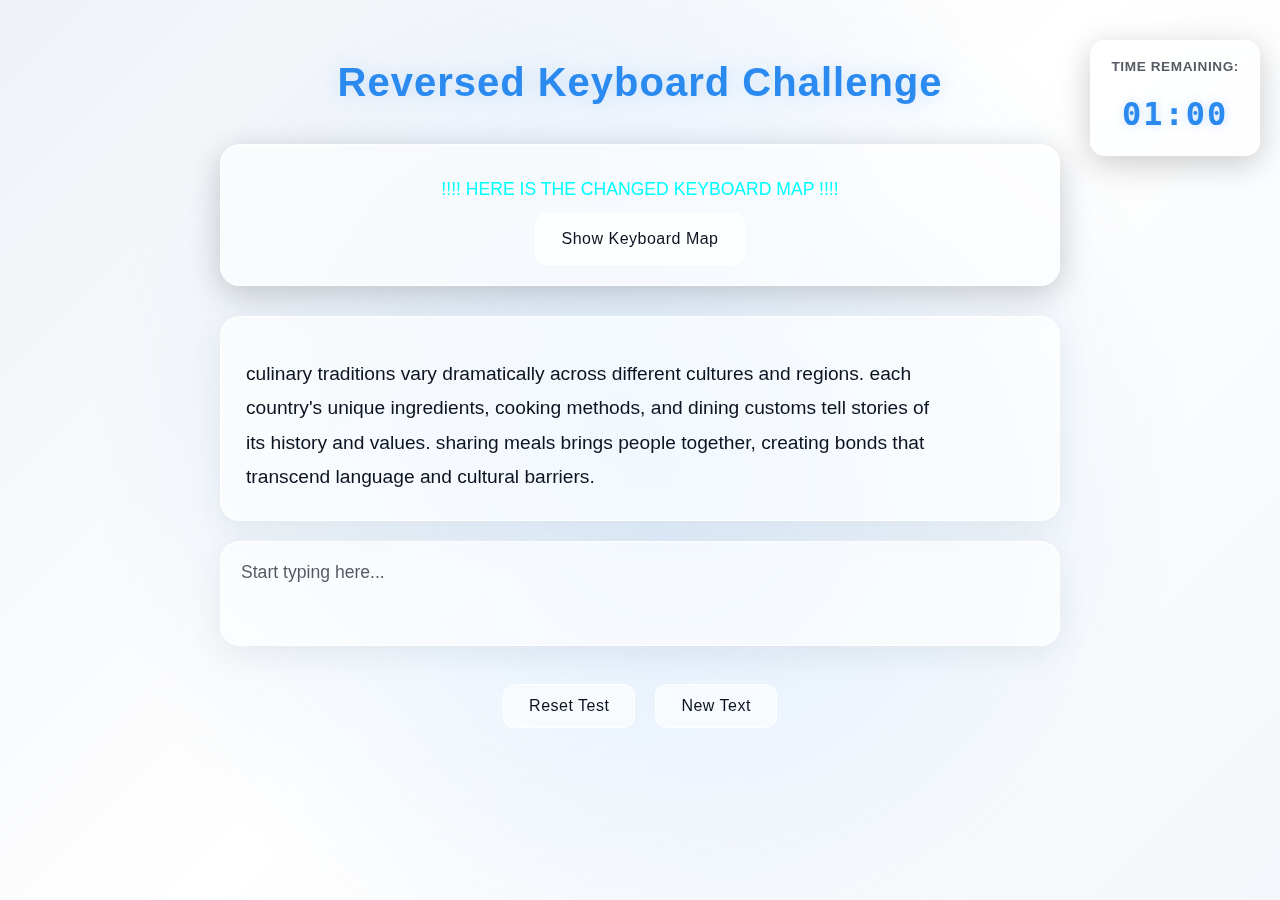
<file: index.html>
<!DOCTYPE html>
<html lang="en">
<head>
    <meta charset="UTF-8">
    <meta name="viewport" content="width=device-width, initial-scale=1.0">
    <title>Reverse Keyboard Typing Test</title>
    <link rel="stylesheet" href="style.css">
</head>
<body>
    <div class="container">
        <h1>Reversed Keyboard Challenge</h1>
        <div class="info-box">
            <p style="color: aqua;padding: 10px;">!!!! HERE IS THE CHANGED KEYBOARD MAP !!!!</p>
            <div class="keyboard-map">
                <a href="keyboard.html" class="button">Show Keyboard Map</a>
            </div>
        </div>
        <div class="text-section">
            <div class="sample-text" id="sampleText">
                The quick brown fox jumps over the lazy dog.
            </div>
            <textarea id="userInput" placeholder="Start typing here..." rows="3"></textarea>
        </div>
        <div class="timer-section">
            <div class="stat-box">
                <span class="stat-label">Time Remaining:</span>
                <span id="timer">01:00</span>
            </div>
        </div>
        <div class="controls">
            <button id="resetBtn">Reset Test</button>
            <button id="newTextBtn">New Text</button>
        </div>

        <!-- Analytics Modal -->
        <div id="analyticsModal" class="modal">
            <div class="modal-content">
                <span class="close-analytics">&times;</span>
                <h2>Typing Test Analytics</h2>
                <div class="analytics-container">
                    <div class="analytics-item">
                        <span class="analytics-label">Tests Completed:</span>
                        <span id="testsCompleted">0</span>
                    </div>
                    <div class="analytics-item">
                        <span class="analytics-label">Average WPM:</span>
                        <span id="averageWpm">0</span>
                    </div>
                    <div class="analytics-item">
                        <span class="analytics-label">Average Accuracy:</span>
                        <span id="averageAccuracy">0%</span>
                    </div>
                    <div class="analytics-item">
                        <span class="analytics-label">Total Time Spent:</span>
                        <span id="totalTime">0:00</span>
                    </div>
                    <div class="analytics-item">
                        <span class="analytics-label">Best WPM:</span>
                        <span id="bestWpm">0</span>
                    </div>
                </div>
            </div>
        </div>
    </div>
    <script src="script.js"></script>
</body>
</html>
</file>
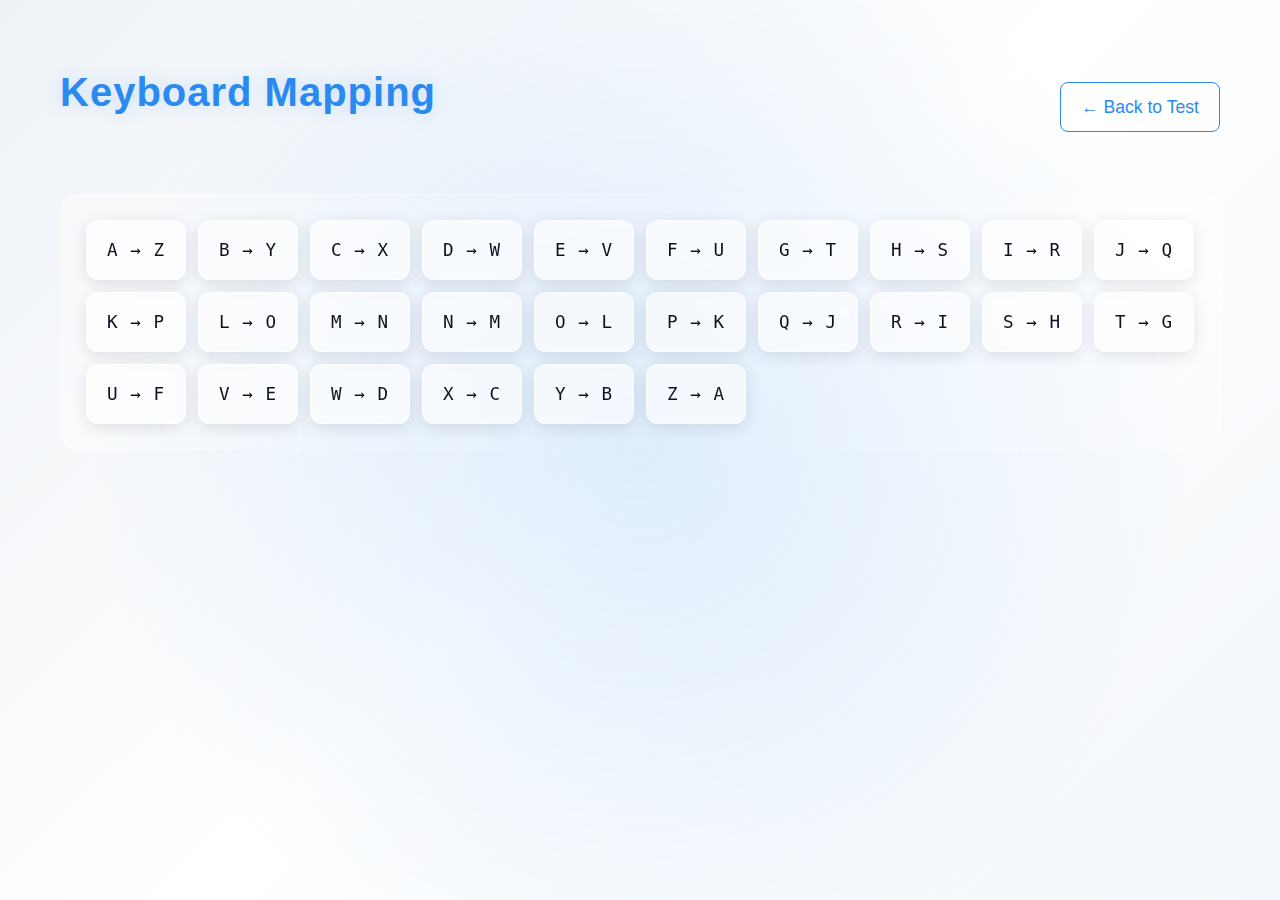
<file: keyboard.html>
<!DOCTYPE html>
<html lang="en">
<head>
  <meta charset="UTF-8">
  <meta name="viewport" content="width=device-width, initial-scale=1.0">
  <title>Keyboard Mapping - Reverse Keyboard Challenge</title>
  <link rel="stylesheet" href="style.css">

  <style>
    body {
      overflow: auto;
    }

    .keyboard-page {
      max-width: 1200px;
      margin: 0 auto;
      padding: 40px 20px;
    }

    .page-header {
      display: flex;
      justify-content: space-between;
      align-items: center;
      margin-bottom: 40px;
    }

    .back-button {
      background: var(--glass-bg);
      border: 1px solid var(--accent-color);
      color: var(--accent-color);
      padding: 10px 20px;
      border-radius: 8px;
      cursor: pointer;
      font-size: 1.1em;
      text-decoration: none;
      transition: all 0.3s ease;
    }

    .back-button:hover {
      background: rgba(100, 255, 218, 0.1);
      transform: translateX(-5px);
    }

    #keyboardGrid {
      margin-top: 40px;
    }
  </style>
</head>

<body>
  <div class="keyboard-page">
    <div class="page-header">
      <h1>Keyboard Mapping</h1>
      <a href="index.html" class="back-button">&larr; Back to Test</a>
    </div>

    <div id="keyboardGrid"></div>
  </div>

  <!-- 🌓 Apply saved theme instantly -->
  <script>
    const savedTheme = localStorage.getItem('rk_theme');
    if (savedTheme === 'dark') {
      document.body.setAttribute('data-theme', 'dark');
    } else {
      document.body.removeAttribute('data-theme');
    }
  </script>

  <!-- Main app script -->
  <script src="script.js" defer></script>

  <!-- Keyboard generation logic -->
  <script>
    // Keyboard mapping (reversed layout)
    const keyboardMap = {
      'a': 'z', 'b': 'y', 'c': 'x', 'd': 'w', 'e': 'v',
      'f': 'u', 'g': 't', 'h': 's', 'i': 'r', 'j': 'q',
      'k': 'p', 'l': 'o', 'm': 'n', 'n': 'm', 'o': 'l',
      'p': 'k', 'q': 'j', 'r': 'i', 's': 'h', 't': 'g',
      'u': 'f', 'v': 'e', 'w': 'd', 'x': 'c', 'y': 'b',
      'z': 'a'
    };

    // Initialize keyboard map display
    function initializeKeyboardMap() {
      const keyboardGrid = document.getElementById('keyboardGrid');
      Object.entries(keyboardMap).forEach(([key, value]) => {
        const keyPairDiv = document.createElement('div');
        keyPairDiv.className = 'key-pair';
        keyPairDiv.textContent = `${key.toUpperCase()} → ${value.toUpperCase()}`;
        keyboardGrid.appendChild(keyPairDiv);
      });
    }

    // Initialize on load
    initializeKeyboardMap();
  </script>
</body>
</html>
</file>
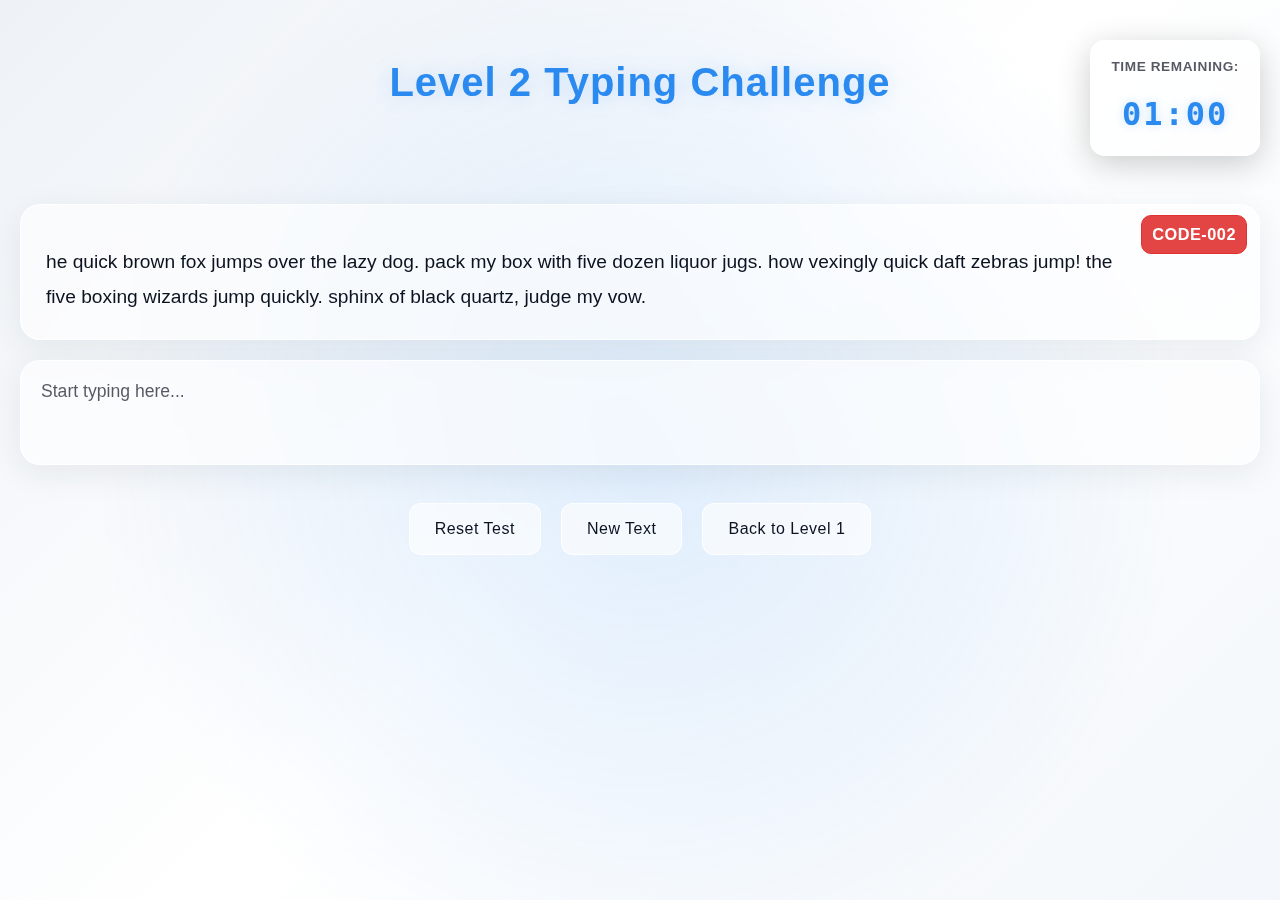
<file: level2.html>
<!DOCTYPE html>
<html lang="en">
<head>
    <meta charset="UTF-8">
    <meta name="viewport" content="width=device-width, initial-scale=1.0">
    <title>Level 2 - Typing Test</title>
    <link rel="stylesheet" href="style.css">
</head>
<body data-level="2">
    <div class="container">
        <h1>Level 2 Typing Challenge</h1>
        </div>
        <div class="text-section">
            <div class="sample-text" id="sampleText">
                <span class="sample-code" id="sampleCode">CODE-001</span>
                <span id="sampleTextContent">The quick brown fox jumps over the lazy dog.</span>
            </div>
            <textarea id="userInput" placeholder="Start typing here..." rows="3"></textarea>
        </div>
        <div class="timer-section">
            <div class="stat-box">
                <span class="stat-label">Time Remaining:</span>
                <span id="timer">01:00</span>
            </div>
        </div>
        <div class="controls">
            <button id="resetBtn">Reset Test</button>
            <button id="newTextBtn">New Text</button>
            <a class="button" href="index.html">Back to Level 1</a>
        </div>

        <!-- Analytics Modal -->
        <div id="analyticsModal" class="modal">
            <div class="modal-content">
                <span class="close-analytics">&times;</span>
                <h2>Typing Test Analytics</h2>
                <div class="analytics-container">
                    <div class="analytics-item">
                        <span class="analytics-label">Tests Completed:</span>
                        <span id="testsCompleted">0</span>
                    </div>
                    <div class="analytics-item">
                        <span class="analytics-label">Average WPM:</span>
                        <span id="averageWpm">0</span>
                    </div>
                    <div class="analytics-item">
                        <span class="analytics-label">Average Accuracy:</span>
                        <span id="averageAccuracy">0%</span>
                    </div>
                    <div class="analytics-item">
                        <span class="analytics-label">Total Time Spent:</span>
                        <span id="totalTime">0:00</span>
                    </div>
                    <div class="analytics-item">
                        <span class="analytics-label">Best WPM:</span>
                        <span id="bestWpm">0</span>
                    </div>
                </div>
                <div class="controls" style="margin-top: 25px; justify-content: center;">
                    <a class="button" href="index.html">Back to Level 1</a>
                </div>
            </div>
        </div>
    </div>
    <script src="script.js"></script>
</body>
</html>
</file>
<file: style.css>
:root {
    --glass-bg: rgba(255, 255, 255, 0.6);
    --glass-border: rgba(255, 255, 255, 0.8);
    --text-primary: #0b1220;
    --text-secondary: rgba(11, 18, 32, 0.7);
    --accent-color: #2b8aef;
    --error-color: #e03131;
}

/* Dark theme variables */
body[data-theme="dark"] {
    --glass-bg: rgba(0, 0, 0, 0.5);
    --glass-border: rgba(255, 255, 255, 0.18);
    --text-primary: #ffffff;
    --text-secondary: rgba(255, 255, 255, 0.8);
    --accent-color: #64ffda;
    --error-color: #ff4d4d;
}

* {
    margin: 0;
    padding: 0;
    box-sizing: border-box;
    font-family: 'Segoe UI', Tahoma, Geneva, Verdana, sans-serif;
}

body {
    min-height: 100vh;
    background: linear-gradient(135deg, #eef2f7, #ffffff, #f3f7fb);
    color: var(--text-primary);
    line-height: 1.6;
    padding: 20px;
    position: relative;
    overflow-x: hidden;
}
body[data-theme="dark"] {
    background: linear-gradient(45deg, #0a192f, #112240, #233554);
}

body::before {
    content: '';
    position: fixed;
    top: 0;
    left: 0;
    width: 100%;
    height: 100%;
    background: radial-gradient(circle at 50% 50%, rgba(43, 138, 239, 0.15), transparent 70%);
    pointer-events: none;
    z-index: 0;
}
body[data-theme="dark"]::before {
    background: radial-gradient(circle at 50% 50%, rgba(100, 255, 218, 0.1), transparent 70%);
}

.container {
    max-width: 900px;
    margin: 0 auto;
    padding: 30px;
    position: relative;
    z-index: 1;
}

.timer-section {
    position: fixed;
    top: 20px;
    right: 20px;
    z-index: 100;
    animation: fadeIn 0.5s ease-out;
}

.stat-box {
    background: var(--glass-bg);
    backdrop-filter: blur(15px);
    border: 2px solid var(--glass-border);
    border-radius: 15px;
    padding: 20px 30px;
    box-shadow: 0 8px 32px rgba(31, 45, 61, 0.08),
                0 0 0 1px rgba(31, 45, 61, 0.05);
    min-width: 200px;
    transform: translateZ(0);
    display: flex;
    flex-direction: column;
    align-items: center;
    gap: 5px;
}

.stat-label {
    color: var(--text-secondary);
    font-size: 0.85em;
    text-transform: uppercase;
    letter-spacing: 1px;
    font-weight: 500;
}

#timer {
    font-size: 2em;
    font-weight: 700;
    color: var(--accent-color);
    text-shadow: 0 0 10px rgba(43, 138, 239, 0.25);
    font-family: 'Consolas', monospace;
    letter-spacing: 2px;
}

@keyframes fadeIn {
    from {
        opacity: 0;
        transform: translateY(-20px);
    }
    to {
        opacity: 1;
        transform: translateY(0);
    }
}

#timer.time-warning {
    color: var(--error-color);
    text-shadow: 0 0 10px rgba(224, 49, 49, 0.35);
    animation: pulseWarning 1s infinite;
}

@keyframes pulseWarning {
    0% {
        opacity: 1;
        transform: scale(1);
    }
    50% {
        opacity: 0.8;
        transform: scale(1.05);
    }
    100% {
        opacity: 1;
        transform: scale(1);
    }
}

h1 {
    text-align: center;
    color: var(--accent-color);
    margin-bottom: 30px;
    font-size: 2.5em;
    font-weight: 700;
    letter-spacing: 1px;
    text-shadow: 0 0 20px rgba(43, 138, 239, 0.2);
}

.info-box {
    text-align: center;
    margin-bottom: 30px;
    background: var(--glass-bg);
    backdrop-filter: blur(10px);
    border: 1px solid var(--glass-border);
    border-radius: 20px;
    padding: 20px;
    box-shadow: 0 8px 32px 0 rgba(0, 0, 0, 0.2);
}

.info-box p {
    color: var(--text-secondary);
    font-size: 1.1em;
}

.text-section {
    margin: 30px 0;
}

.sample-text {
    background: var(--glass-bg);
    backdrop-filter: blur(10px);
    border: 1px solid var(--glass-border);
    border-radius: 20px;
    padding: 40px 120px 25px 25px;
    font-size: 1.2em;
    margin-bottom: 20px;
    color: var(--text-primary);
    box-shadow: 0 8px 32px 0 rgba(31, 45, 61, 0.08);
    line-height: 1.8;
    position: relative;
}

.sample-code {
    position: absolute;
    top: 10px;
    right: 12px;
    background: rgba(224, 49, 49, 0.9);
    border: 1px solid var(--error-color);
    border-radius: 10px;
    padding: 4px 10px;
    font-size: 0.85em;
    color: #ffffff;
    font-weight: 700;
    letter-spacing: 0.5px;
    z-index: 2;
    pointer-events: none;
}

textarea {
    width: 100%;
    padding: 20px;
    background: var(--glass-bg);
    backdrop-filter: blur(10px);
    border: 1px solid var(--glass-border);
    border-radius: 20px;
    color: var(--text-primary);
    font-size: 1.1em;
    resize: none;
    transition: all 0.3s ease;
    box-shadow: 0 8px 32px 0 rgba(31, 45, 61, 0.08);
}

textarea:focus {
    outline: none;
    border-color: var(--accent-color);
    box-shadow: 0 0 20px rgba(100, 255, 218, 0.2);
}

textarea::placeholder {
    color: var(--text-secondary);
}

.timer-section {
    display: flex;
    justify-content: center;
    margin: 20px 0;
    transition: opacity 0.3s ease;
}

.stat-box {
    /* Make the timer card match the glass-morphism look used elsewhere */
    background: var(--glass-bg);
    backdrop-filter: blur(10px);
    border: 1px solid var(--glass-border);
    border-radius: 15px;
    padding: 15px 20px;
    min-width: 150px;
    text-align: center;
    color: var(--text-primary);
    box-shadow: 0 8px 32px rgba(0, 0, 0, 0.2);
}

.stat-label {
    font-weight: 600;
    color: var(--text-secondary);
    display: block;
    margin-bottom: 6px;
    text-transform: uppercase;
    letter-spacing: 0.6px;
}

.controls {
    display: flex;
    justify-content: center;
    gap: 20px;
    margin-top: 30px;
    position: relative;
    z-index: 1;
}

    button, .button {
    padding: 12px 25px;
    background: var(--glass-bg);
    backdrop-filter: blur(10px);
    border: 1px solid var(--glass-border);
    border-radius: 12px;
    color: var(--text-primary);
    cursor: pointer;
    transition: all 0.3s ease;
    font-size: 1em;
    letter-spacing: 0.5px;
    text-decoration: none;
    display: inline-block;
}

button:hover, .button:hover {
    background: rgba(43, 138, 239, 0.12);
    border-color: var(--accent-color);
    transform: translateY(-2px);
    box-shadow: 0 5px 15px rgba(43, 138, 239, 0.18);
}

button:active {
    transform: translateY(0);
}

#showKeyboardBtn {
    background: rgba(43, 138, 239, 0.1);
    border-color: var(--accent-color);
    margin-top: 15px;
}

/* Modal styles */
.modal {
    display: none;
    position: fixed;
    z-index: 9999;
    left: 0;
    top: 0;
    width: 100%;
    height: 100%;
    background: rgba(255, 255, 255, 0.6);
    backdrop-filter: blur(20px);
    animation: modalFadeIn 0.3s ease-out;
}
body[data-theme="dark"] .modal {
    background: rgba(10, 25, 47, 0.98);
}

.modal-content {
    background: rgba(255, 255, 255, 0.7);
    backdrop-filter: blur(15px);
    border: 2px solid var(--glass-border);
    border-radius: 20px;
    margin: 5% auto;
    padding: 35px;
    width: 90%;
    max-width: 800px;
    position: relative;
    box-shadow: 0 15px 40px rgba(31, 45, 61, 0.15),
                0 0 0 1px rgba(31, 45, 61, 0.06),
                0 0 20px rgba(43, 138, 239, 0.12);
    transform: translateY(0);
    animation: modalSlideIn 0.3s ease-out;
    z-index: 10000;
}
body[data-theme="dark"] .modal-content {
    background: rgba(0, 0, 0, 0.7);
    border: 2px solid var(--accent-color);
    box-shadow: 0 15px 40px rgba(0, 0, 0, 0.4),
                0 0 0 1px rgba(100, 255, 218, 0.1),
                0 0 20px rgba(100, 255, 218, 0.2);
}

@keyframes modalFadeIn {
    from {
        background: rgba(255, 255, 255, 0);
        backdrop-filter: blur(0px);
    }
    to {
        background: rgba(255, 255, 255, 0.6);
        backdrop-filter: blur(20px);
    }
}

@keyframes modalSlideIn {
    from {
        transform: translateY(-20px);
        opacity: 0;
    }
    to {
        transform: translateY(0);
        opacity: 1;
    }
}

.modal h2 {
    color: var(--accent-color);
    font-size: 1.8em;
    margin-bottom: 25px;
    text-align: center;
    text-shadow: 0 0 10px rgba(43, 138, 239, 0.2);
}

.close, .close-analytics {
    position: absolute;
    right: 25px;
    top: 20px;
    font-size: 28px;
    color: var(--text-secondary);
    cursor: pointer;
    transition: all 0.3s ease;
    width: 40px;
    height: 40px;
    display: flex;
    align-items: center;
    justify-content: center;
    border-radius: 50%;
    background: rgba(255, 255, 255, 0.6);
}

.close:hover, .close-analytics:hover {
    color: var(--accent-color);
    background: rgba(43, 138, 239, 0.12);
    transform: rotate(90deg);
}

.close, .close-analytics {
    position: absolute;
    right: 20px;
    top: 10px;
    font-size: 28px;
    cursor: pointer;
}



.analytics-container {
    display: grid;
    grid-template-columns: repeat(2, 1fr);
    gap: 20px;
    margin-top: 20px;
}

.analytics-item {
    background: rgba(255, 255, 255, 0.7);
    padding: 15px;
    border-radius: 8px;
    text-align: center;
}

.analytics-label {
    display: block;
    font-weight: bold;
    color: var(--primary-color);
    margin-bottom: 5px;
}

#timer.time-warning {
    color: var(--error-color);
    animation: pulse 1s infinite;
}

@keyframes pulse {
    0% { opacity: 1; }
    50% { opacity: 0.5; }
    100% { opacity: 1; }
}

#keyboardGrid {
    display: grid;
    grid-template-columns: repeat(10, 1fr);
    gap: 12px;
    padding: 25px;
    background: rgba(255, 255, 255, 0.4);
    border-radius: 20px;
    margin-top: 25px;
    border: 1px solid var(--glass-border);
}
body[data-theme="dark"] #keyboardGrid {
    background: rgba(255, 255, 255, 0.03);
    border: 1px solid rgba(255, 255, 255, 0.1);
}

.key-pair {
    background: rgba(255, 255, 255, 0.6);
    backdrop-filter: blur(5px);
    border: 1px solid var(--glass-border);
    border-radius: 12px;
    padding: 15px 10px;
    font-size: 1.1em;
    color: var(--text-primary);
    text-align: center;
    transition: all 0.3s ease;
    box-shadow: 0 4px 15px rgba(31, 45, 61, 0.12);
    font-family: 'Consolas', monospace;
    letter-spacing: 1px;
}
body[data-theme="dark"] .key-pair {
    background: rgba(0, 0, 0, 0.4);
    box-shadow: 0 4px 15px rgba(0, 0, 0, 0.2);
}

.key-pair:hover {
    background: rgba(43, 138, 239, 0.12);
    border-color: var(--accent-color);
}

.analytics-container {
    display: grid;
    grid-template-columns: repeat(2, 1fr);
    gap: 20px;
    padding: 20px;
}

.analytics-item {
    background: var(--glass-bg);
    backdrop-filter: blur(5px);
    border: 1px solid var(--glass-border);
    border-radius: 15px;
    padding: 20px;
    text-align: center;
    transition: all 0.3s ease;
}

.analytics-item:hover {
    background: rgba(43, 138, 239, 0.12);
    border-color: var(--accent-color);
}

.analytics-label {
    display: block;
    color: var(--text-secondary);
    margin-bottom: 10px;
    font-size: 0.9em;
}

@keyframes pulse {
    0% { opacity: 1; }
    50% { opacity: 0.5; }
    100% { opacity: 1; }
}

@media (max-width: 768px) {
    .container {
        padding: 20px;
    }
    
    .analytics-container {
        grid-template-columns: 1fr;
    }
    
    #keyboardGrid {
        grid-template-columns: repeat(5, 1fr);
    }
}

/* Fullscreen Keyboard Map Page */
.fullscreen-page {
    display: none;
    position: fixed;
    top: 0;
    left: 0;
    width: 100%;
    height: 100%;
    background: linear-gradient(135deg, #eef2f7, #ffffff, #f3f7fb);
    z-index: 9999;
    animation: pageSlideIn 0.3s ease-out;
}

/* Theme toggle button */
.theme-toggle {
    position: fixed;
    top: 16px;
    left: 16px;
    z-index: 10001;
    padding: 10px 14px;
    background: var(--glass-bg);
    border: 1px solid var(--glass-border);
    border-radius: 999px;
    color: var(--text-primary);
    cursor: pointer;
    backdrop-filter: blur(10px);
    box-shadow: 0 4px 15px rgba(31, 45, 61, 0.12);
}
.theme-toggle:hover {
    background: rgba(43, 138, 239, 0.12);
}

.page-content {
    max-width: 1200px;
    margin: 0 auto;
    padding: 40px 20px;
    height: 100%;
    overflow-y: auto;
}

.page-header {
    display: flex;
    justify-content: space-between;
    align-items: center;
    margin-bottom: 40px;
}

.back-button {
    background: var(--glass-bg);
    border: 1px solid var(--accent-color);
    color: var(--accent-color);
    padding: 10px 20px;
    border-radius: 8px;
    cursor: pointer;
    font-size: 1.1em;
    transition: all 0.3s ease;
}

.back-button:hover {
    background: rgba(100, 255, 218, 0.1);
    transform: translateX(-5px);
}

@keyframes pageSlideIn {
    from {
        opacity: 0;
        transform: translateX(100%);
    }
    to {
        opacity: 1;
        transform: translateX(0);
    }
}

/* Emphasize analytics content: center and enlarge */
.analytics-container {
    justify-items: center;
}

.analytics-item {
    display: flex;
    flex-direction: column;
    justify-content: center;
    align-items: center;
    min-height: 160px;
}

.analytics-item .analytics-label {
    font-size: 1.5em;
    font-weight: 800;
    color: var(--accent-color);
}

.analytics-item div {
    font-size: 1.3em;
    font-weight: 700;
    color: var(--text-primary);
}
</file>
